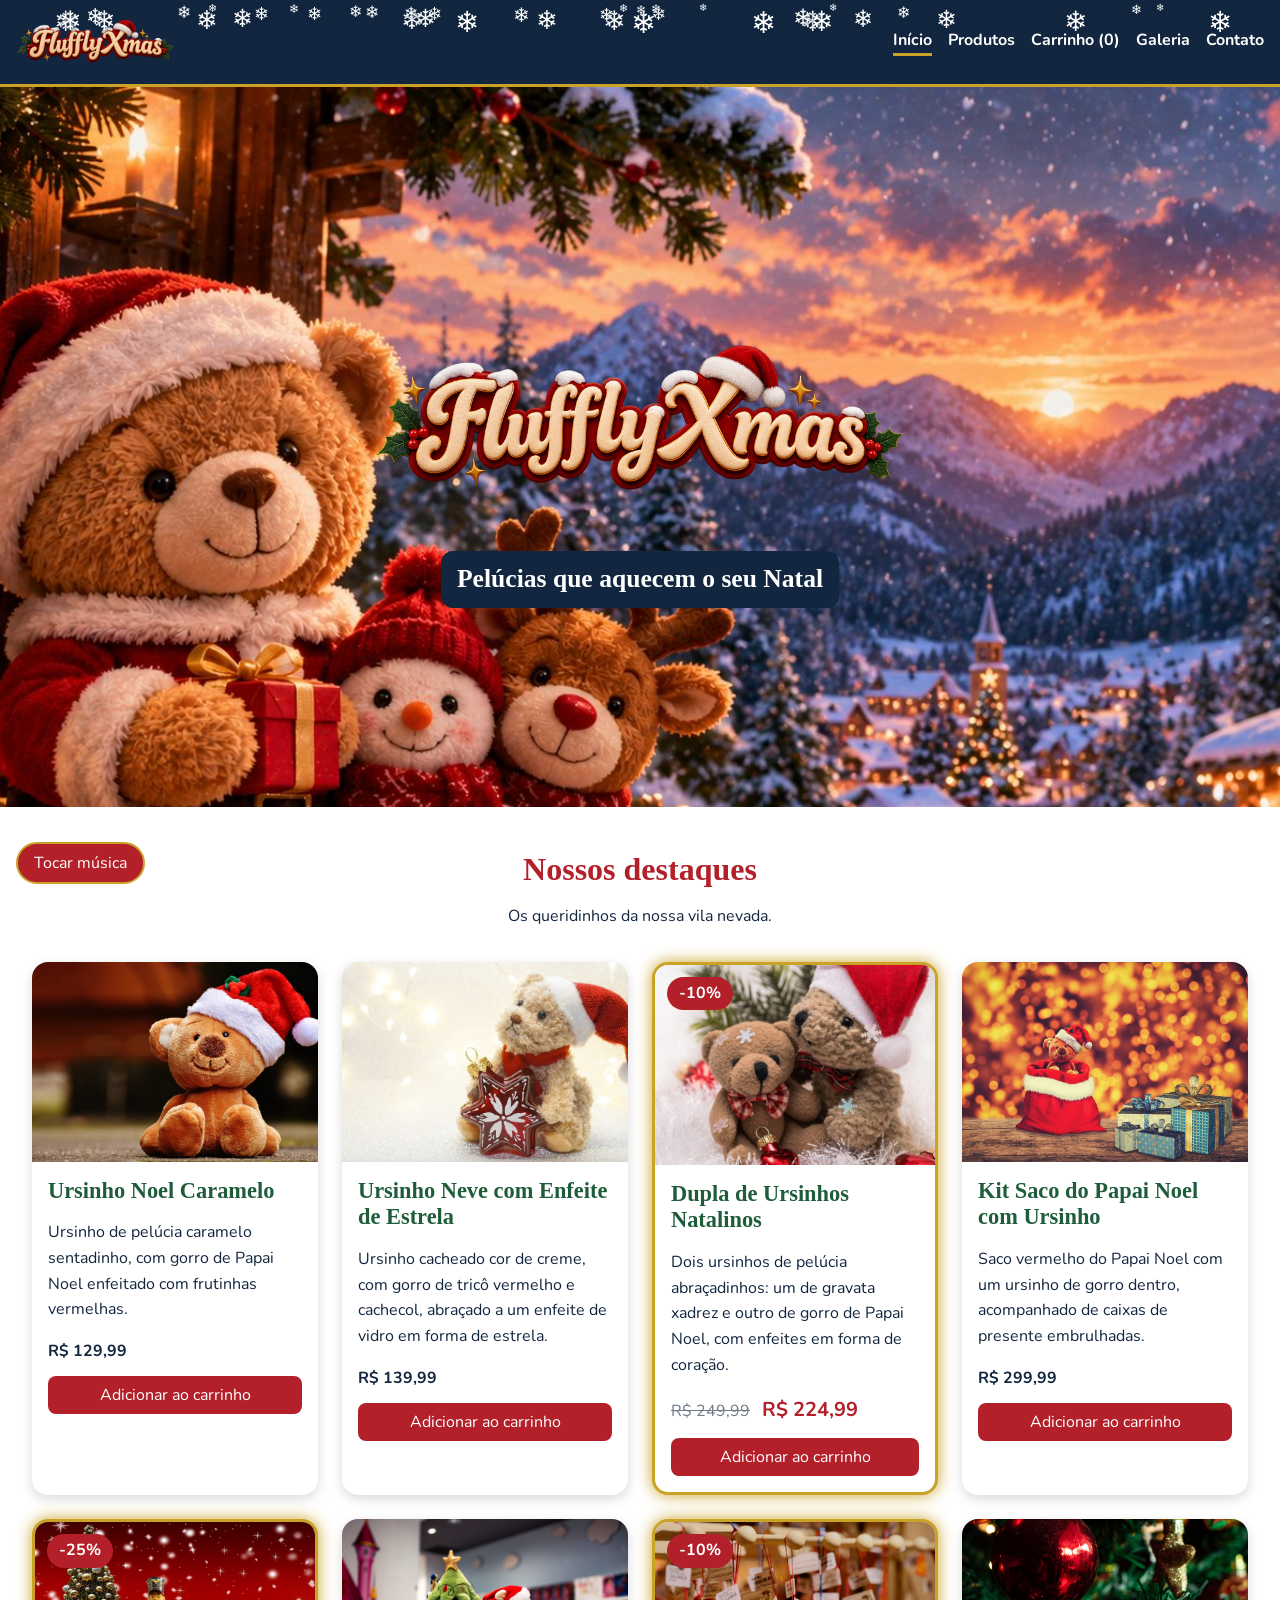
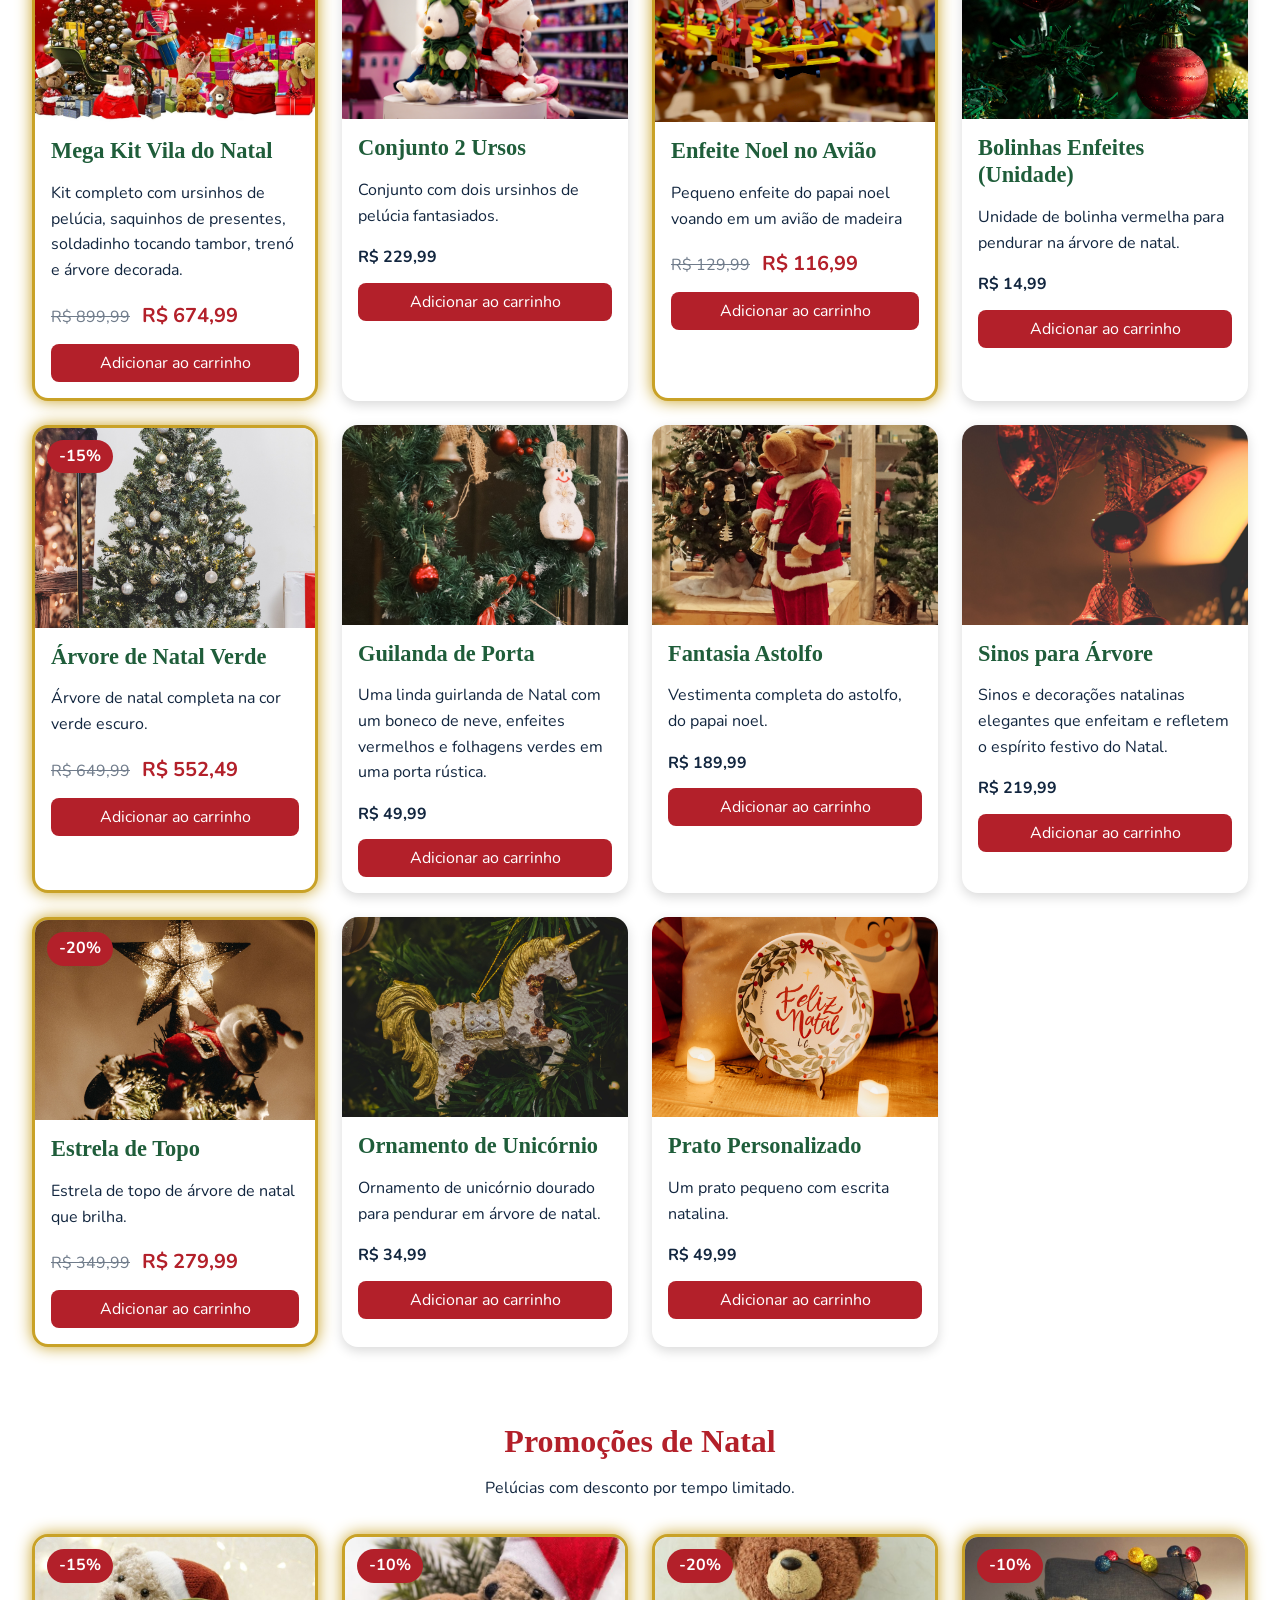
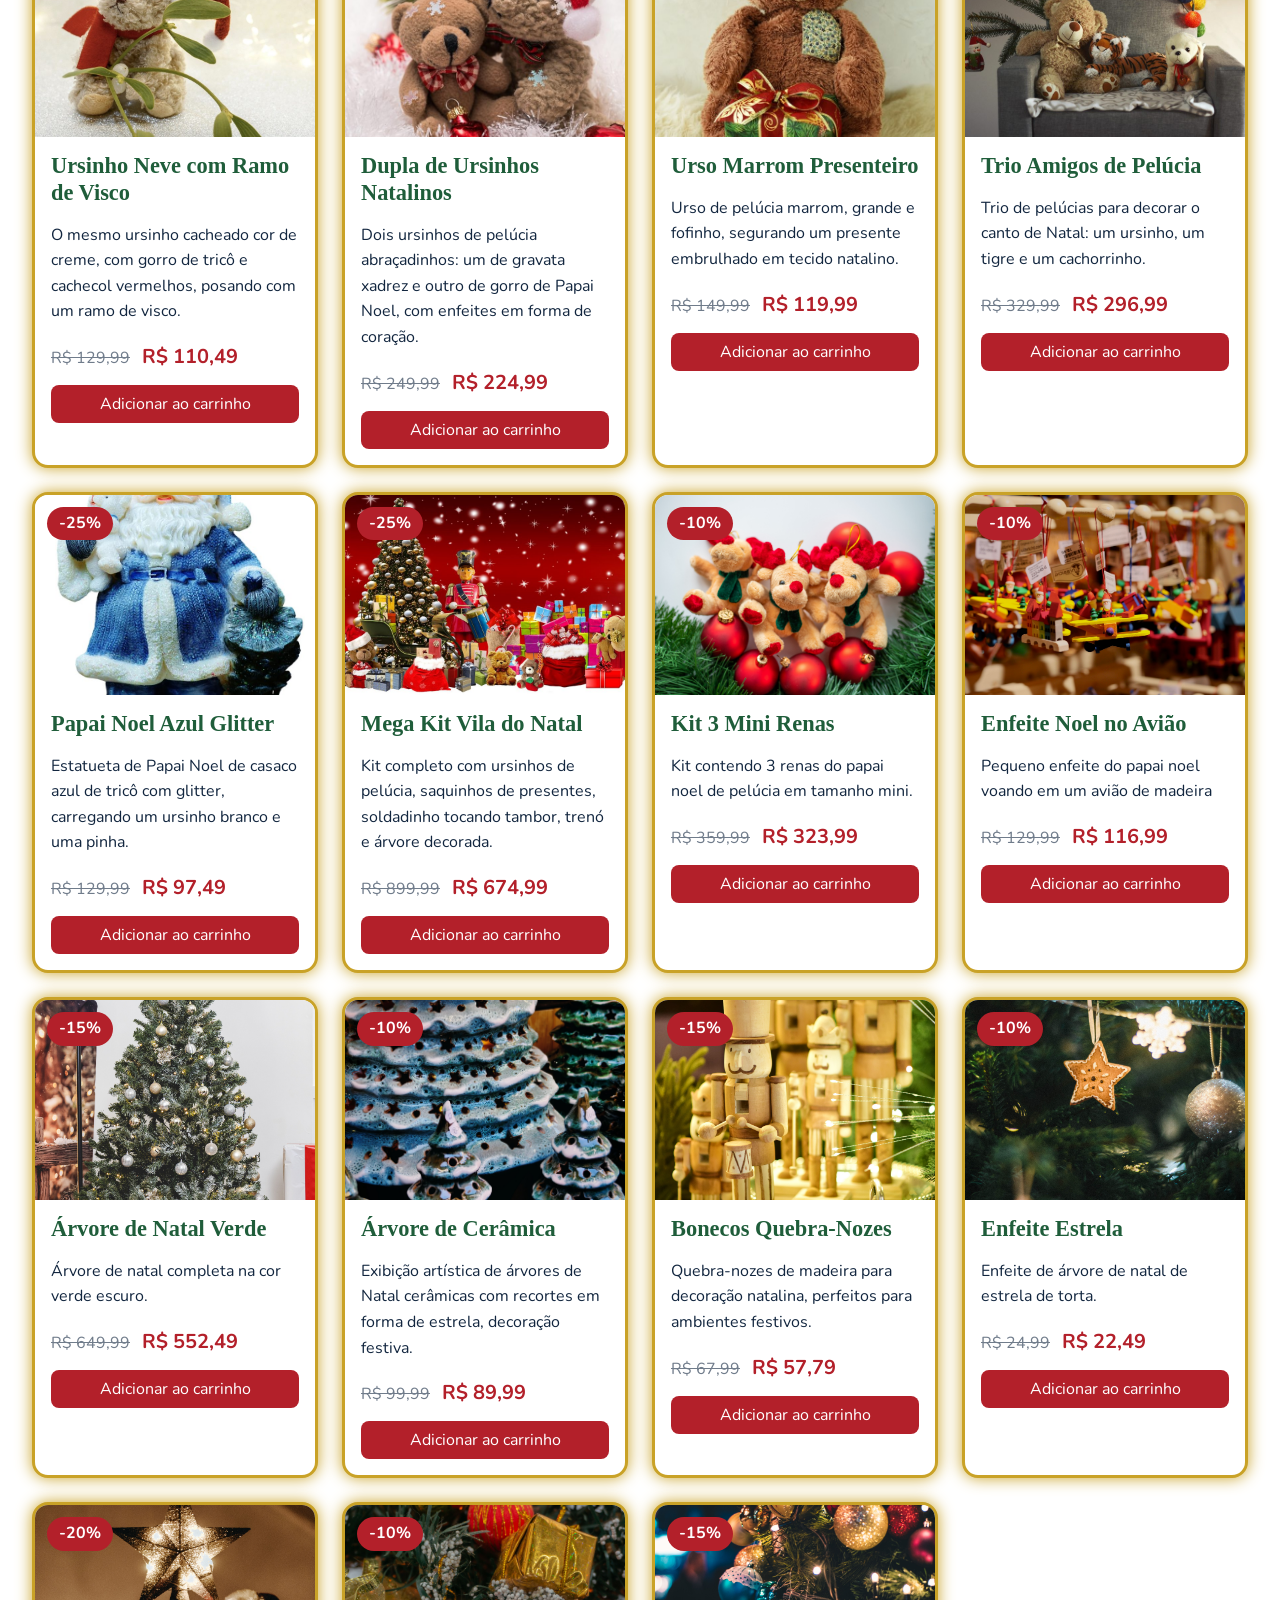
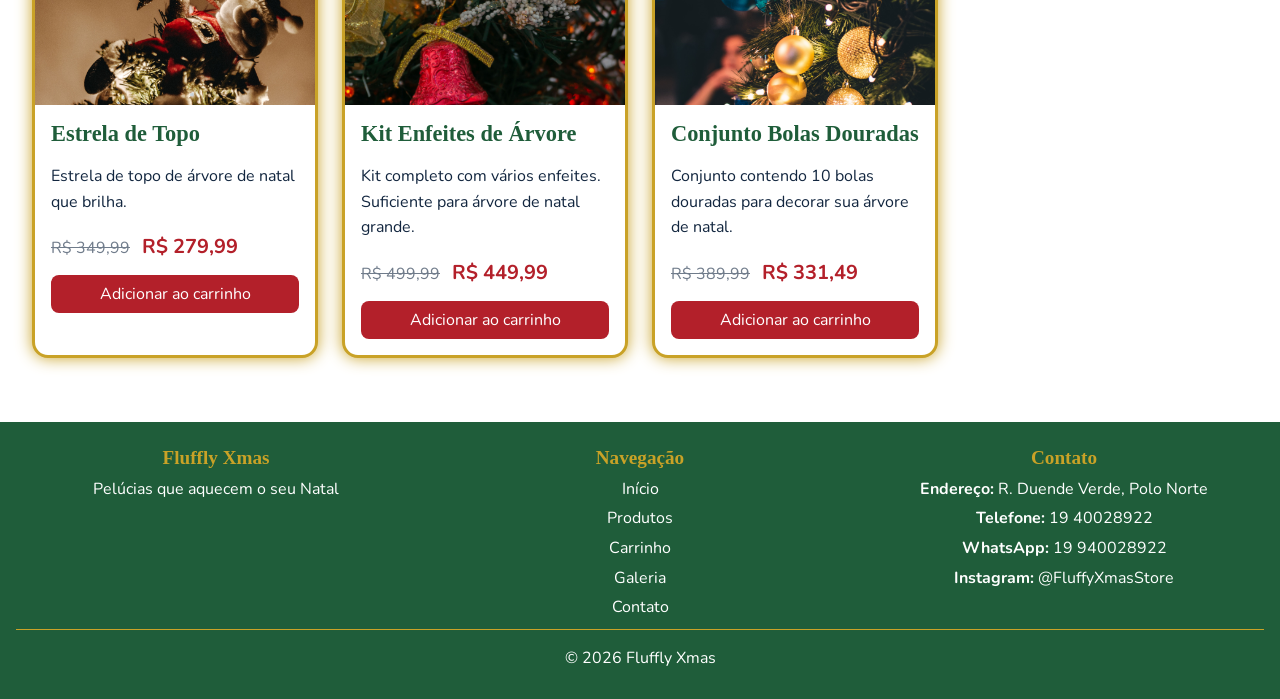
<file: index.html>
<!DOCTYPE html>
<html lang="pt-br">
<head>
    <meta charset="UTF-8">
    <meta name="viewport" content="width=device-width, initial-scale=1.0">
    <title>Fluffy Xmas | Início</title>
    <!-- Fontes do Google Fonts: Mountains of Christmas (títulos) e Nunito (textos) -->
    <link rel="preconnect" href="https://fonts.googleapis.com">
    <link rel="preconnect" href="https://fonts.gstatic.com" crossorigin>
    <link href="https://fonts.googleapis.com/css2?family=Mountains+of+Christmas:wght@400;700&family=Nunito:wght@400;700&display=swap" rel="stylesheet">
    <link rel="stylesheet" href="css/style.css">
    <script src="js/produtos.js" defer></script>
    <script src="js/script.js" defer></script>
</head>
<body>

    <header>
        <a href="index.html" class="logo-link">
            <img class="logo-header" src="img/logo.png" alt="Logotipo da Fluffly Xmas">
        </a>

        <nav>
            <a href="index.html" class="nav-ativo">Início</a>
            <a href="produtos.html">Produtos</a>
            <a href="carrinho.html">Carrinho (<span id="qtd-carrinho">0</span>)</a>
            <a href="galeria.html">Galeria</a>
            <a href="contato.html">Contato</a>
        </nav>
    </header>

    <main>
        <!-- Banner de abertura com efeito parallax (JavaScript: seção PARALLAX) -->
        <section class="banner">
            <img class="banner-fundo" data-velocidade="0.4"
                 src="img/banners/vila-nevada.jpg"
                 alt="Urso de pelúcia com gorro de Papai Noel, boneco de neve e rena de pelúcia, entre presentes, em uma vila nevada ao pôr do sol">

            <div class="banner-conteudo" data-velocidade="0.15">
                <h1>
                    <img class="banner-logo" src="img/logo.png" alt="Fluffly Xmas">
                </h1>
                <p class="banner-slogan">Pelúcias que aquecem o seu Natal</p>
            </div>
        </section>

        <!-- Produtos em destaque (JavaScript: seção PRODUTOS NA HOME) -->
        <section class="secao-home">
            <h2>Nossos destaques</h2>
            <p>Os queridinhos da nossa vila nevada.</p>
            <div id="lista-destaques" class="grade-produtos"></div>
        </section>

        <!-- Produtos em promoção (JavaScript: seção PRODUTOS NA HOME) -->
        <section class="secao-home">
            <h2>Promoções de Natal</h2>
            <p>Pelúcias com desconto por tempo limitado.</p>
            <div id="lista-promocoes" class="grade-produtos"></div>
        </section>
    </main>

    <footer class="rodape">
        <div class="rodape-blocos">
            <div class="rodape-bloco">
                <h2>Fluffly Xmas</h2>
                <p>Pelúcias que aquecem o seu Natal</p>
            </div>

            <nav class="rodape-bloco" aria-label="Menu do rodapé">
                <h2>Navegação</h2>
                <a href="index.html">Início</a>
                <a href="produtos.html">Produtos</a>
                <a href="carrinho.html">Carrinho</a>
                <a href="galeria.html">Galeria</a>
                <a href="contato.html">Contato</a>
            </nav>

            <div class="rodape-bloco">
                <h2>Contato</h2>
                <p><strong>Endereço:</strong> R. Duende Verde, Polo Norte</p>
                <p><strong>Telefone:</strong> 19 40028922</p>
                <p><strong>WhatsApp:</strong> 19 940028922</p>
                <p><strong>Instagram:</strong> @FluffyXmasStore</p>
            </div>
        </div>

        <p class="rodape-direitos">&copy; 2026 Fluffly Xmas</p>
    </footer>

</body>
</html>
</file>
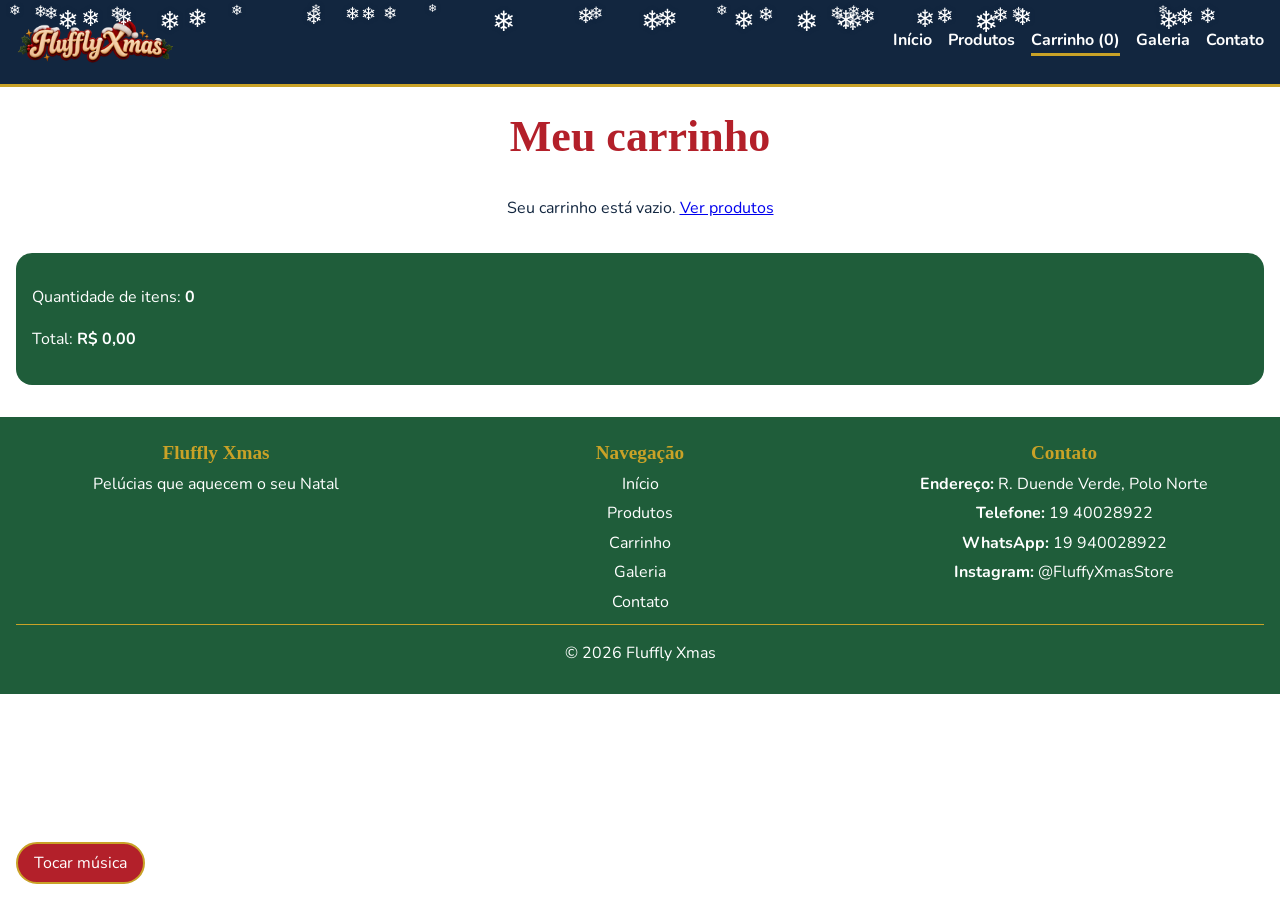
<file: carrinho.html>
<!DOCTYPE html>
<html lang="pt-br">
<head>
    <meta charset="UTF-8">
    <meta name="viewport" content="width=device-width, initial-scale=1.0">
    <title>Fluffy Xmas | Carrinho</title>
    <!-- Fontes do Google Fonts: Mountains of Christmas (títulos) e Nunito (textos) -->
    <link rel="preconnect" href="https://fonts.googleapis.com">
    <link rel="preconnect" href="https://fonts.gstatic.com" crossorigin>
    <link href="https://fonts.googleapis.com/css2?family=Mountains+of+Christmas:wght@400;700&family=Nunito:wght@400;700&display=swap" rel="stylesheet">
    <link rel="stylesheet" href="css/style.css">
</head>
<body>

    <header>
        <a href="index.html" class="logo-link">
            <img class="logo-header" src="img/logo.png" alt="Logotipo da Fluffly Xmas">
        </a>

        <nav>
            <a href="index.html">Início</a>
            <a href="produtos.html">Produtos</a>
            <a href="carrinho.html" class="nav-ativo">Carrinho (<span id="qtd-carrinho">0</span>)</a>
            <a href="galeria.html">Galeria</a>
            <a href="contato.html">Contato</a>
        </nav>
    </header>

    <main>
        <h1>Meu carrinho</h1>

        <!-- Os itens são criados pelo JavaScript (js/script.js, seção CARRINHO) -->
        <section id="lista-carrinho"></section>

        <!-- Resumo da compra -->
        <aside class="resumo-carrinho">
            <p>Quantidade de itens: <strong id="itens-carrinho">0</strong></p>
            <p>Total: <strong id="total-carrinho">R$ 0,00</strong></p>
        </aside>
    </main>

    <footer class="rodape">
        <div class="rodape-blocos">
            <div class="rodape-bloco">
                <h2>Fluffly Xmas</h2>
                <p>Pelúcias que aquecem o seu Natal</p>
            </div>

            <nav class="rodape-bloco" aria-label="Menu do rodapé">
                <h2>Navegação</h2>
                <a href="index.html">Início</a>
                <a href="produtos.html">Produtos</a>
                <a href="carrinho.html">Carrinho</a>
                <a href="galeria.html">Galeria</a>
                <a href="contato.html">Contato</a>
            </nav>

            <div class="rodape-bloco">
                <h2>Contato</h2>
                <p><strong>Endereço:</strong> R. Duende Verde, Polo Norte</p>
                <p><strong>Telefone:</strong> 19 40028922</p>
                <p><strong>WhatsApp:</strong> 19 940028922</p>
                <p><strong>Instagram:</strong> @FluffyXmasStore</p>
            </div>
        </div>

        <p class="rodape-direitos">&copy; 2026 Fluffly Xmas</p>
    </footer>

    <!-- A ordem importa: produtos.js (os dados) vem antes de script.js -->
    <script src="js/produtos.js"></script>
    <script src="js/script.js"></script>

</body>
</html>
</file>
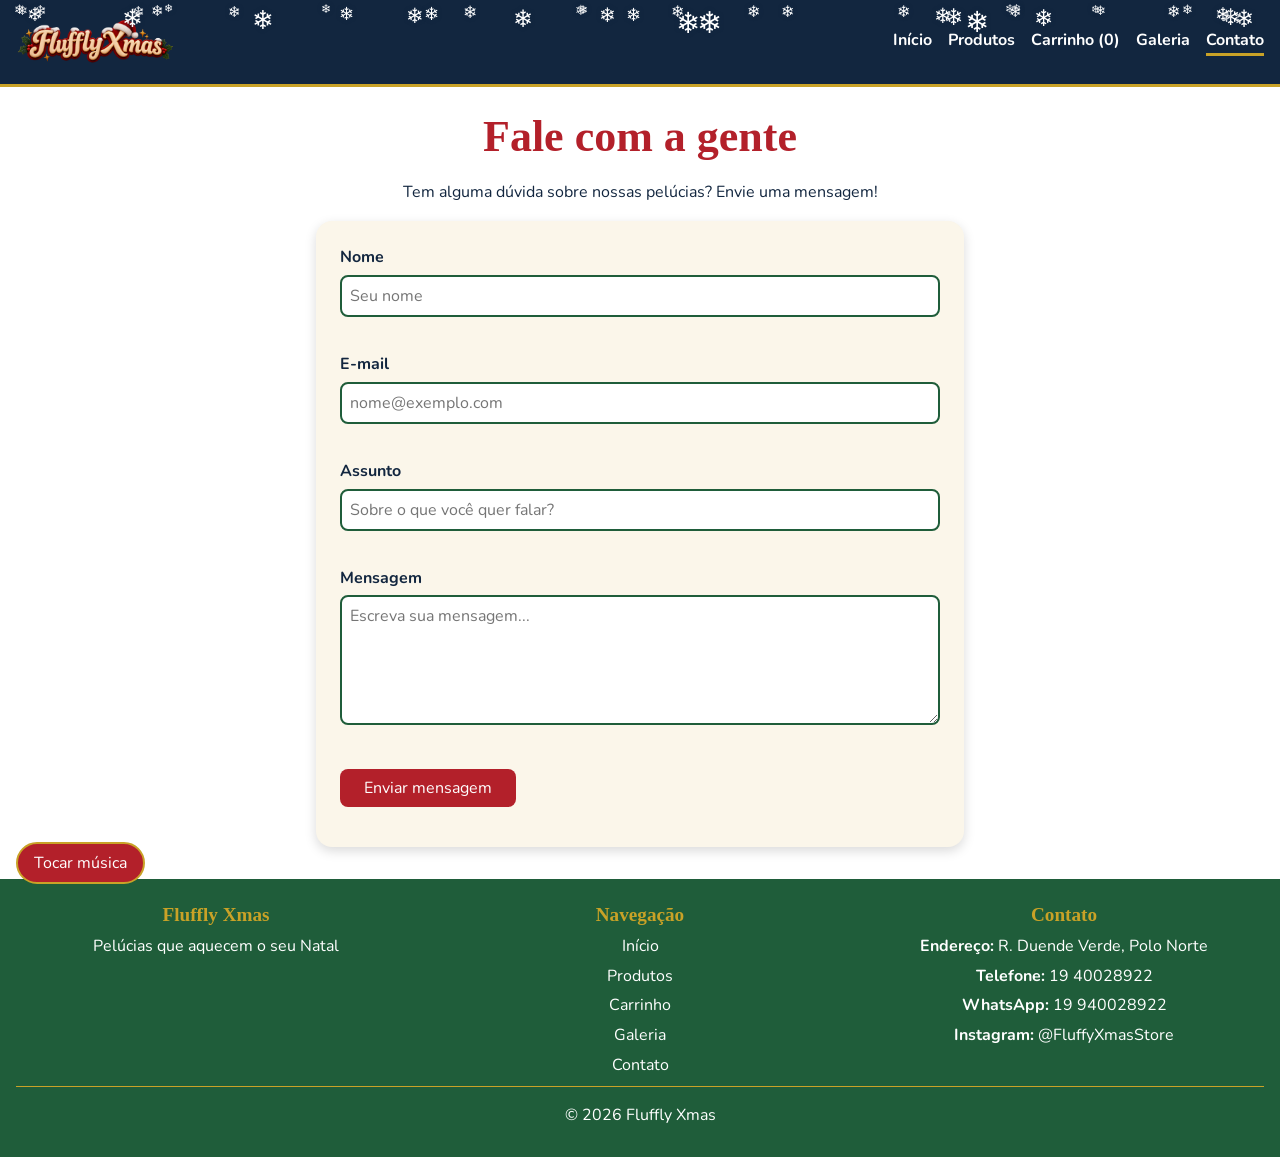
<file: contato.html>
<!DOCTYPE html>
<html lang="pt-br">
<head>
    <meta charset="UTF-8">
    <meta name="viewport" content="width=device-width, initial-scale=1.0">
    <title>Fluffy Xmas | Contato</title>
    <!-- Fontes do Google Fonts: Mountains of Christmas (títulos) e Nunito (textos) -->
    <link rel="preconnect" href="https://fonts.googleapis.com">
    <link rel="preconnect" href="https://fonts.gstatic.com" crossorigin>
    <link href="https://fonts.googleapis.com/css2?family=Mountains+of+Christmas:wght@400;700&family=Nunito:wght@400;700&display=swap" rel="stylesheet">
    <link rel="stylesheet" href="css/style.css">
</head>
<body>

    <header>
        <a href="index.html" class="logo-link">
            <img class="logo-header" src="img/logo.png" alt="Logotipo da Fluffly Xmas">
        </a>

        <nav>
            <a href="index.html">Início</a>
            <a href="produtos.html">Produtos</a>
            <a href="carrinho.html">Carrinho (<span id="qtd-carrinho">0</span>)</a>
            <a href="galeria.html">Galeria</a>
            <a href="contato.html" class="nav-ativo">Contato</a>
        </nav>
    </header>

    <main>
        <h1>Fale com a gente</h1>
        <p class="intro-contato">Tem alguma dúvida sobre nossas pelúcias? Envie uma mensagem!</p>

        <!-- Formulário validado pelo JavaScript (seção VALIDAÇÃO DO FORMULÁRIO).
             O "novalidate" desliga a validação automática do navegador,
             para aparecerem as mensagens de erro feitas por nós. -->
        <section>
            <form id="form-contato" class="formulario-contato" novalidate>
                <div class="campo">
                    <label for="nome">Nome</label>
                    <input type="text" id="nome" placeholder="Seu nome">
                    <span class="erro" id="erro-nome"></span>
                </div>

                <div class="campo">
                    <label for="email">E-mail</label>
                    <input type="email" id="email" placeholder="nome@exemplo.com">
                    <span class="erro" id="erro-email"></span>
                </div>

                <div class="campo">
                    <label for="assunto">Assunto</label>
                    <input type="text" id="assunto" placeholder="Sobre o que você quer falar?">
                    <span class="erro" id="erro-assunto"></span>
                </div>

                <div class="campo">
                    <label for="texto-mensagem">Mensagem</label>
                    <textarea id="texto-mensagem" rows="5" placeholder="Escreva sua mensagem..."></textarea>
                    <span class="erro" id="erro-mensagem"></span>
                </div>

                <button type="submit" class="btn-enviar">Enviar mensagem</button>
                <p id="mensagem-form"></p>
            </form>
        </section>
    </main>

    <footer class="rodape">
        <div class="rodape-blocos">
            <div class="rodape-bloco">
                <h2>Fluffly Xmas</h2>
                <p>Pelúcias que aquecem o seu Natal</p>
            </div>

            <nav class="rodape-bloco" aria-label="Menu do rodapé">
                <h2>Navegação</h2>
                <a href="index.html">Início</a>
                <a href="produtos.html">Produtos</a>
                <a href="carrinho.html">Carrinho</a>
                <a href="galeria.html">Galeria</a>
                <a href="contato.html">Contato</a>
            </nav>

            <div class="rodape-bloco">
                <h2>Contato</h2>
                <p><strong>Endereço:</strong> R. Duende Verde, Polo Norte</p>
                <p><strong>Telefone:</strong> 19 40028922</p>
                <p><strong>WhatsApp:</strong> 19 940028922</p>
                <p><strong>Instagram:</strong> @FluffyXmasStore</p>
            </div>
        </div>

        <p class="rodape-direitos">&copy; 2026 Fluffly Xmas</p>
    </footer>

    <script src="js/script.js"></script>

</body>
</html>
</file>
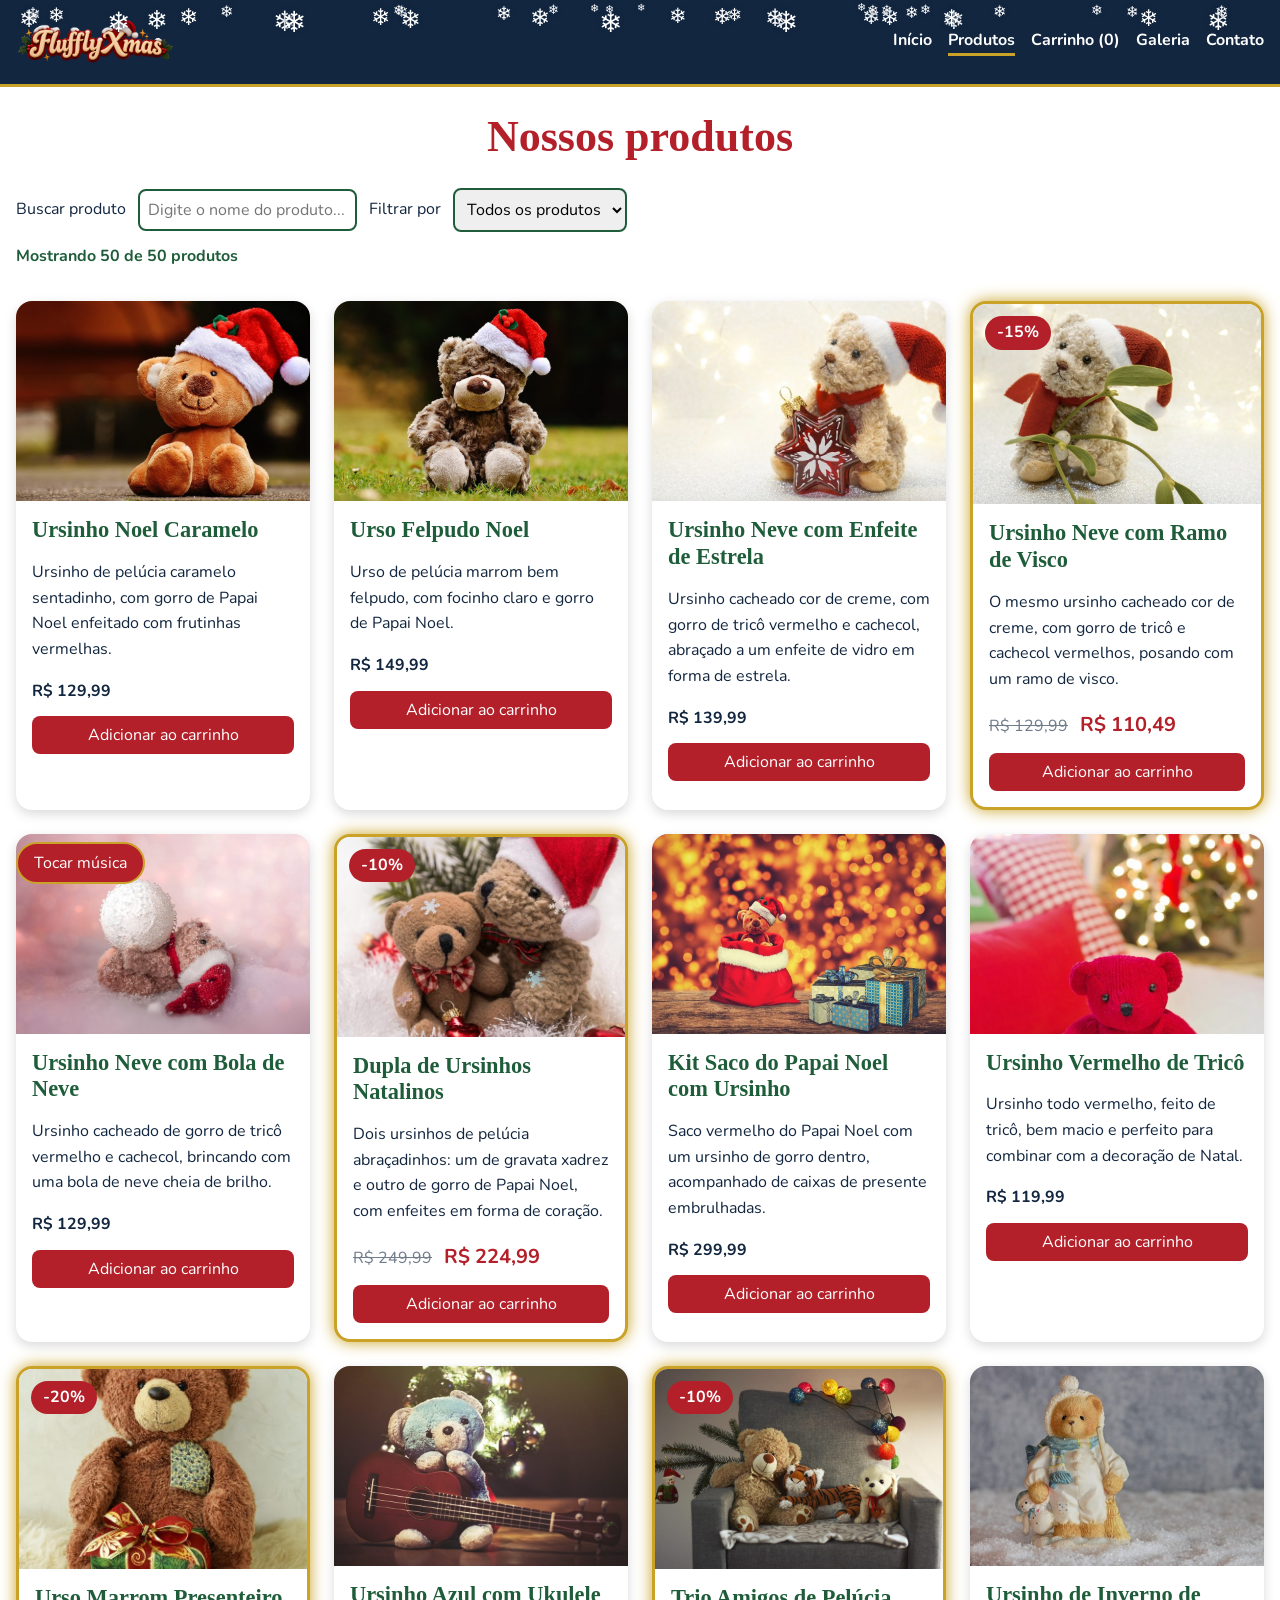
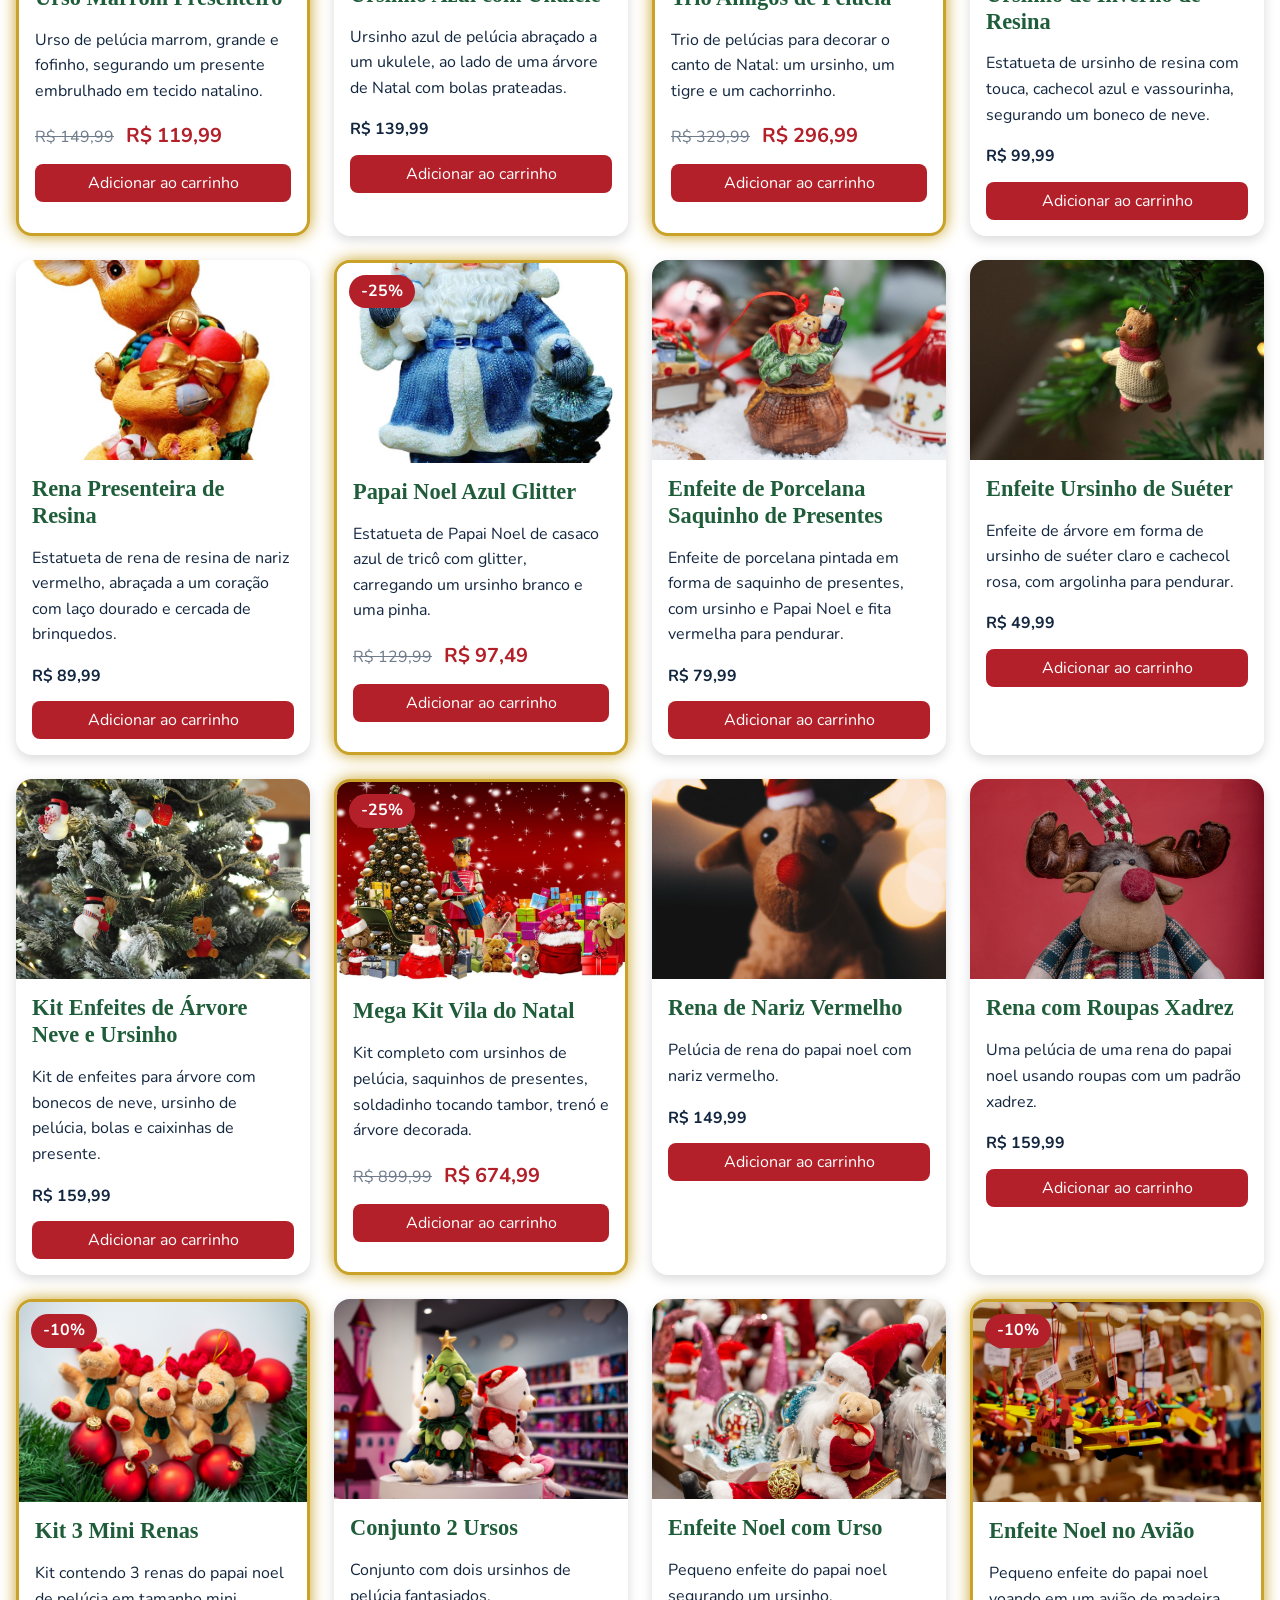
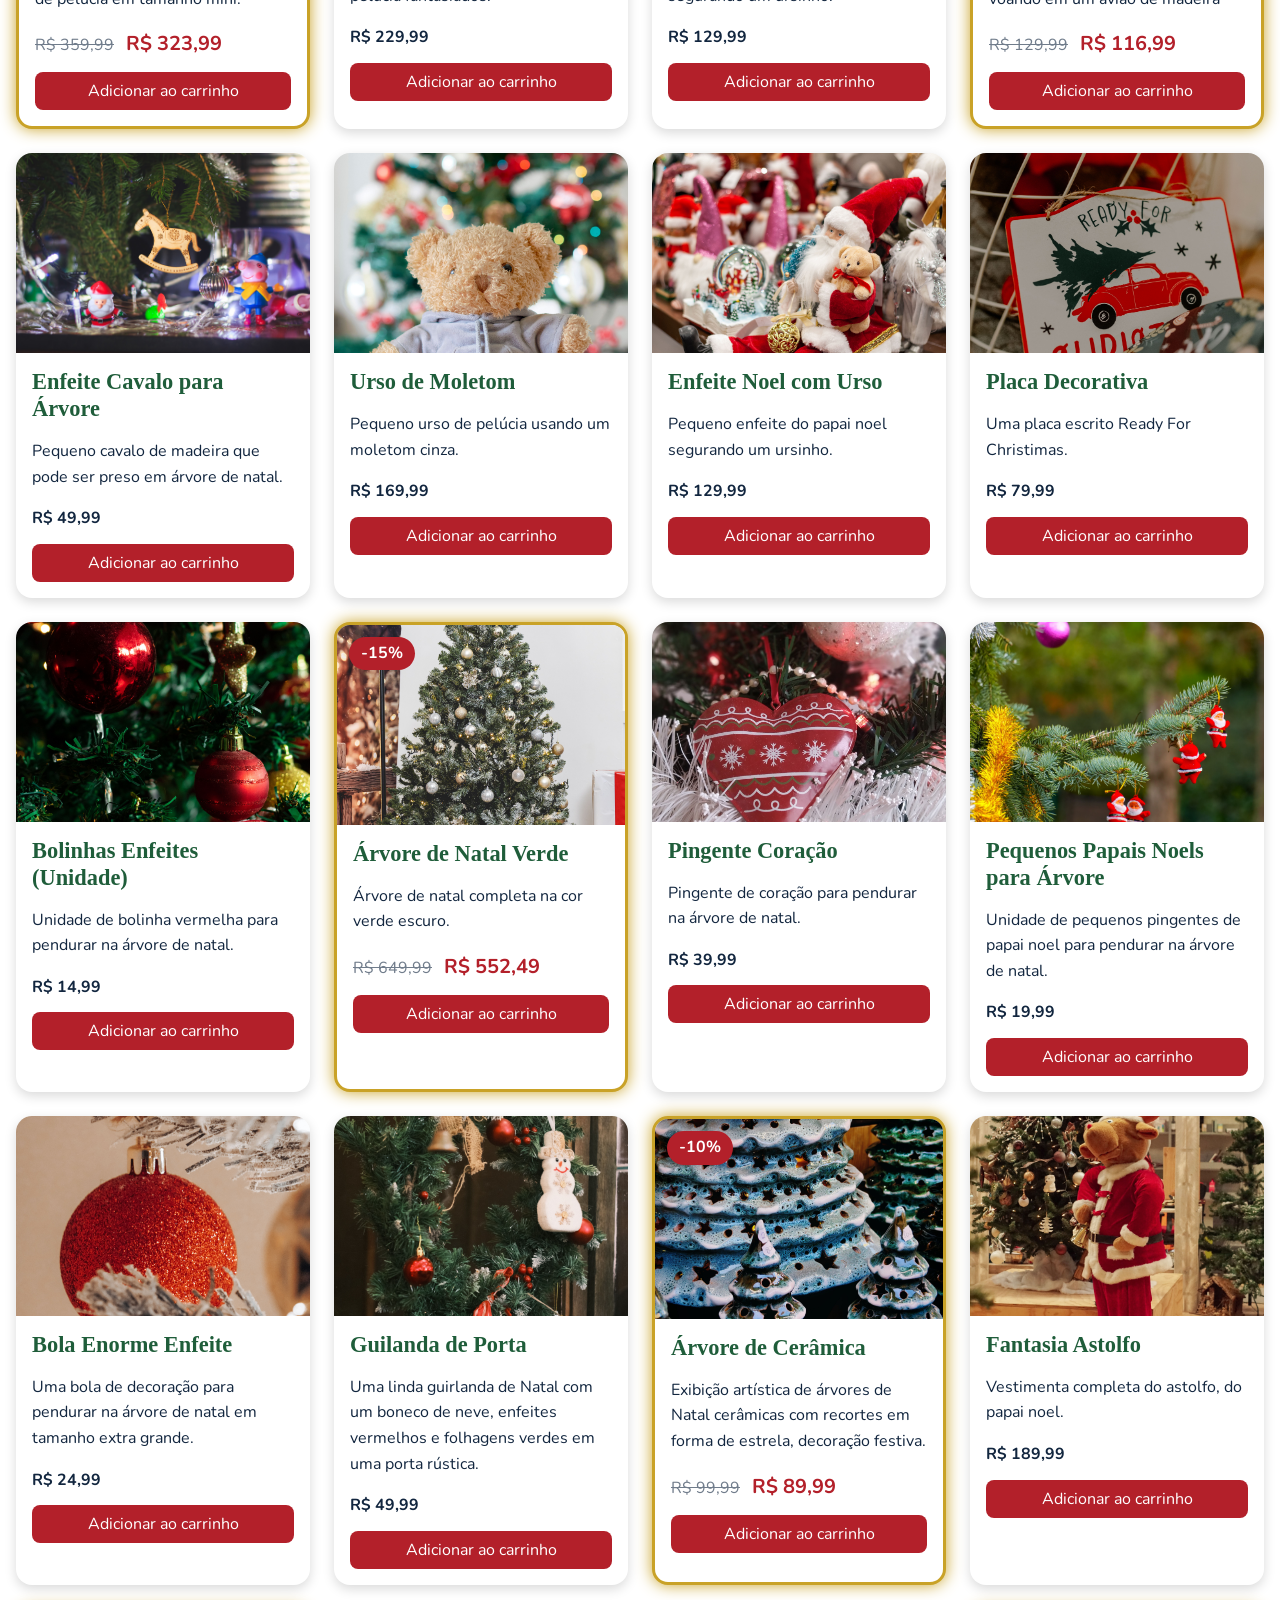
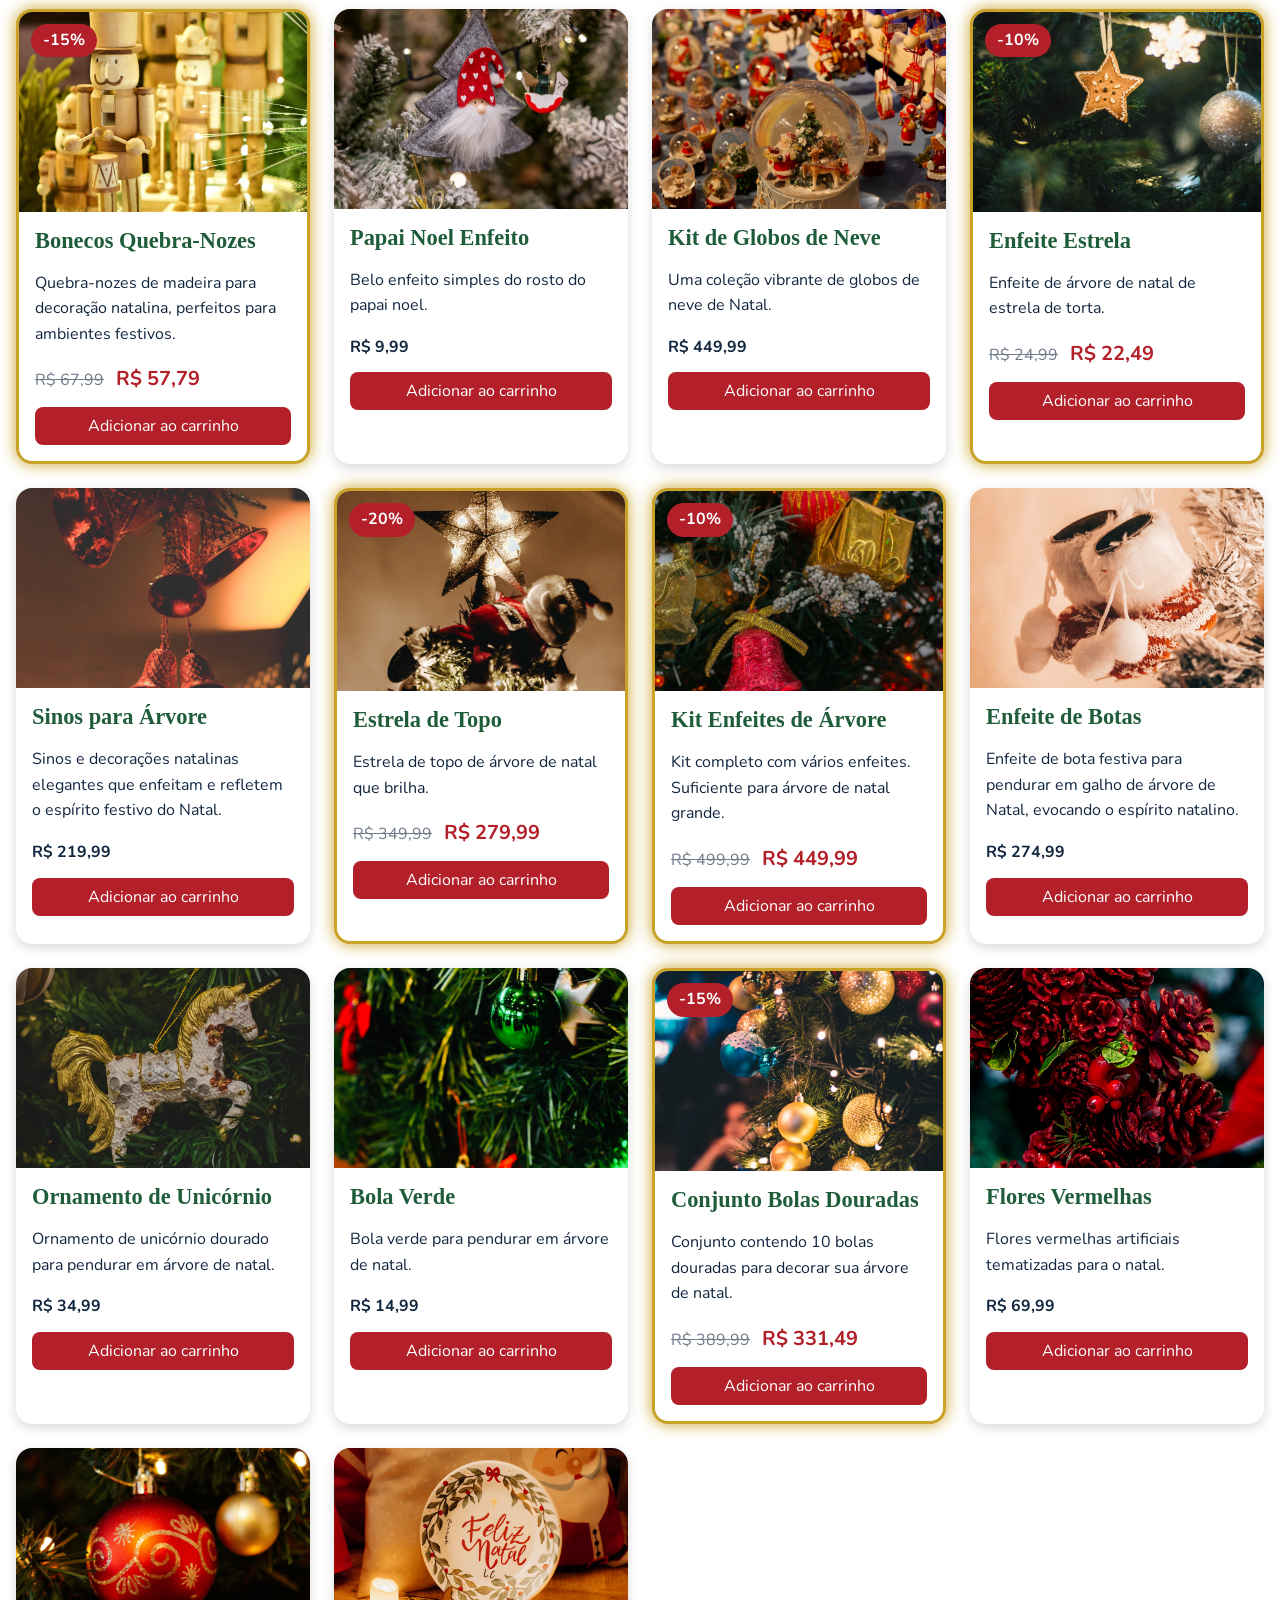
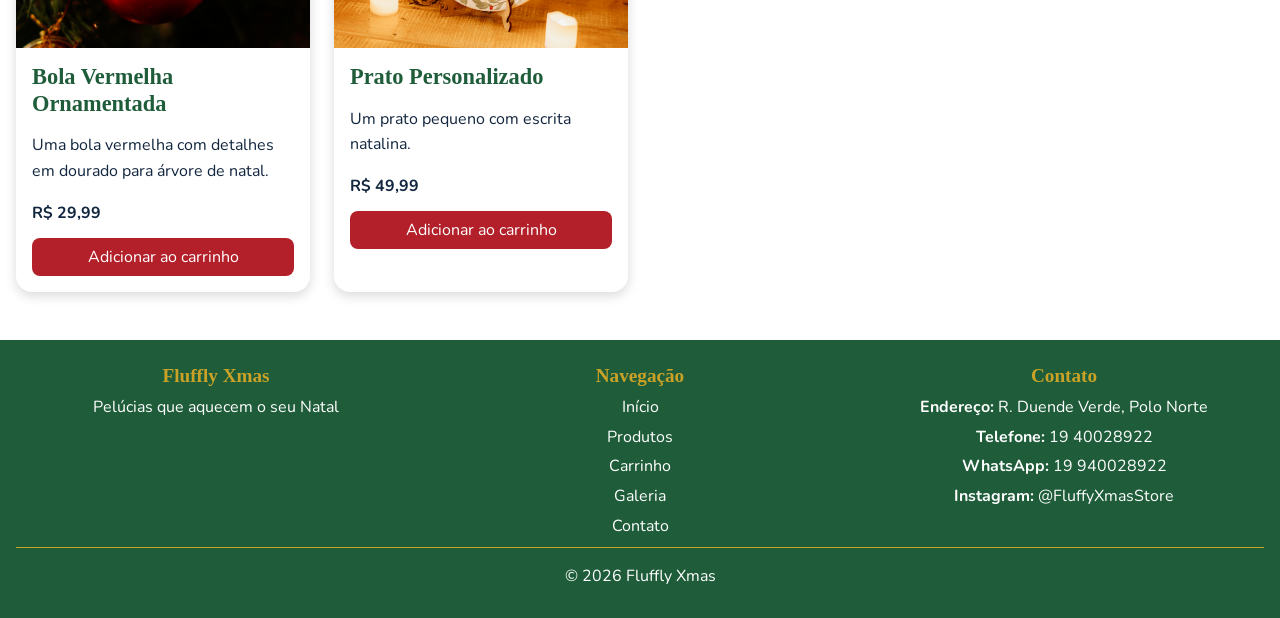
<file: produtos.html>
<!DOCTYPE html>
<html lang="pt-br">
<head>
    <meta charset="UTF-8">
    <meta name="viewport" content="width=device-width, initial-scale=1.0">
    <title>Fluffy Xmas | Produtos</title>
    <!-- Fontes do Google Fonts: Mountains of Christmas (títulos) e Nunito (textos) -->
    <link rel="preconnect" href="https://fonts.googleapis.com">
    <link rel="preconnect" href="https://fonts.gstatic.com" crossorigin>
    <link href="https://fonts.googleapis.com/css2?family=Mountains+of+Christmas:wght@400;700&family=Nunito:wght@400;700&display=swap" rel="stylesheet">
    <link rel="stylesheet" href="css/style.css">
</head>
<body>

    <header>
        <a href="index.html" class="logo-link">
            <img class="logo-header" src="img/logo.png" alt="Logotipo da Fluffly Xmas">
        </a>

        <nav>
            <a href="index.html">Início</a>
            <a href="produtos.html" class="nav-ativo">Produtos</a>
            <a href="carrinho.html">Carrinho (<span id="qtd-carrinho">0</span>)</a>
            <a href="galeria.html">Galeria</a>
            <a href="contato.html">Contato</a>
        </nav>
    </header>

    <main>
        <h1>Nossos produtos</h1>

        <!-- Busca e filtro (JavaScript: seção FILTRO E BUSCA).
             A barra de valor só aparece quando "Valor" é escolhido. -->
        <section class="filtros">
            <label for="busca">Buscar produto</label>
            <input type="text" id="busca" placeholder="Digite o nome do produto...">

            <label for="categoria">Filtrar por</label>
            <select id="categoria">
                <option value="todas">Todos os produtos</option>
                <option value="destaques">Destaques</option>
                <option value="promocao">Promoção</option>
                <option value="animais">Animais</option>
                <option value="valor">Valor (até X)</option>
            </select>

            <!-- Barra de valor: o JavaScript define o menor e o maior preço dos produtos -->
            <div id="filtro-valor" class="filtro-valor" hidden>
                <label for="valor-maximo">Valor até: <strong id="valor-selecionado"></strong></label>
                <input type="range" id="valor-maximo" step="1">
                <div class="limites-valor">
                    <span id="valor-minimo"></span>
                    <span id="valor-maior"></span>
                </div>
            </div>

            <p id="contador"></p>
        </section>

        <!-- Os cards são criados pelo JavaScript (js/script.js, seção CARDS DE PRODUTOS) -->
        <section id="lista-produtos" class="grade-produtos"></section>
    </main>

    <footer class="rodape">
        <div class="rodape-blocos">
            <div class="rodape-bloco">
                <h2>Fluffly Xmas</h2>
                <p>Pelúcias que aquecem o seu Natal</p>
            </div>

            <nav class="rodape-bloco" aria-label="Menu do rodapé">
                <h2>Navegação</h2>
                <a href="index.html">Início</a>
                <a href="produtos.html">Produtos</a>
                <a href="carrinho.html">Carrinho</a>
                <a href="galeria.html">Galeria</a>
                <a href="contato.html">Contato</a>
            </nav>

            <div class="rodape-bloco">
                <h2>Contato</h2>
                <p><strong>Endereço:</strong> R. Duende Verde, Polo Norte</p>
                <p><strong>Telefone:</strong> 19 40028922</p>
                <p><strong>WhatsApp:</strong> 19 940028922</p>
                <p><strong>Instagram:</strong> @FluffyXmasStore</p>
            </div>
        </div>

        <p class="rodape-direitos">&copy; 2026 Fluffly Xmas</p>
    </footer>

    <!-- A ordem importa: produtos.js (os dados) vem antes de script.js -->
    <script src="js/produtos.js"></script>
    <script src="js/script.js"></script>

</body>
</html>
</file>
<file: css/style.css>
/* ========================================
   VARIÁVEIS (cores da identidade natalina)
   ======================================== */
:root {
    --vermelho: #B3202A;
    --verde: #1F5D3A;
    --dourado: #C9A227;
    --neve: #FFFFFF;
    --creme: #FBF6EA;
    --noite: #12263F;

    /* Fontes (importadas do Google Fonts em cada página) */
    --fonte-titulo: "Mountains of Christmas", Georgia, serif;
    --fonte-texto: "Nunito", Arial, sans-serif;
}

/* ========================================
   BASE
   ======================================== */
/* O navegador coloca uma margem de 8px ao redor da página.
   Zerando, o cabeçalho, o banner e o rodapé vão de uma ponta à outra da tela.
   Aqui também ficam a fonte e a cor do texto de todo o site. */
body {
    margin: 0;
    font-family: var(--fonte-texto);
    font-size: 1rem;
    line-height: 1.6;
    color: var(--noite);
}

/* Botões e campos de formulário não herdam a fonte sozinhos */
button,
input,
select,
textarea {
    font-family: inherit;
}

/* Títulos usam a fonte natalina */
h1,
h2,
h3 {
    font-family: var(--fonte-titulo);
    line-height: 1.2;
}

h1 {
    margin: 1.5rem 1rem 0.5rem;
    font-size: 2.75rem;
    text-align: center;
    color: var(--vermelho);
}

h2 {
    font-size: 2rem;
}

h3 {
    font-size: 1.4rem;
}

/* ========================================
   CABEÇALHO (logo e menu)
   ======================================== */
header {
    display: flex;
    flex-wrap: wrap;
    align-items: center;
    justify-content: space-between;
    gap: 1rem;
    padding: 0.75rem 1rem;
    background-color: var(--noite);
    border-bottom: 3px solid var(--dourado);
}

.logo-header {
    display: block;
    height: 60px;
    width: auto;
}

header nav {
    display: flex;
    flex-wrap: wrap;
    gap: 1rem;
}

header nav a {
    font-weight: bold;
    color: var(--neve);
    text-decoration: none;
    transition: color 0.3s;
}

header nav a:hover,
header nav a:focus {
    color: var(--dourado);
}

/* Página ativa: sublinhado dourado (pseudo-elemento) */
.nav-ativo::after {
    content: "";
    display: block;
    height: 3px;
    background-color: var(--dourado);
}

/* ========================================
   BANNER DA HOME (parallax)
   ======================================== */
/* A "moldura" do banner: corta o que sair para fora dela */
.banner {
    position: relative;
    height: 80vh;
    overflow: hidden;
    background-color: var(--noite);
}

/* Camada de fundo: mais alta que o banner para sobrar imagem
   quando ela se mover durante a rolagem */
.banner-fundo {
    position: absolute;
    top: 0;
    left: 0;
    width: 100%;
    height: 140%;
    object-fit: cover;
}

/* Camada da frente: logo e slogan centralizados */
.banner-conteudo {
    position: relative;
    height: 100%;
    display: flex;
    flex-direction: column;
    align-items: center;
    justify-content: center;
    padding: 1rem;
    text-align: center;
}

.banner-conteudo h1 {
    margin: 0;
}

.banner-logo {
    width: 90%;
    max-width: 600px;
    height: auto;
}

.banner-slogan {
    margin: 1rem 0 0;
    padding: 0.5rem 1rem;
    border-radius: 12px;
    font-family: var(--fonte-titulo);
    font-size: 1.6rem;
    font-weight: 700;
    color: var(--neve);
    background-color: var(--noite);
}

/* ========================================
   PRODUTOS (grade de cards)
   ======================================== */
/* Grid: cria quantas colunas couberem, cada uma com no mínimo 240px */
.grade-produtos {
    display: grid;
    grid-template-columns: repeat(auto-fill, minmax(240px, 1fr));
    gap: 1.5rem;
    padding: 1rem;
}

.card {
    position: relative; /* permite posicionar o selo de promoção dentro do card */
    background-color: var(--neve);
    border-radius: 16px;
    overflow: hidden;
    box-shadow: 0 4px 12px rgba(0, 0, 0, 0.15);
}

.card img {
    display: block;
    width: 100%;
    height: 200px;
    object-fit: cover;
}

.card-info {
    padding: 1rem;
}

.card-info h3 {
    margin: 0 0 0.5rem;
    color: var(--verde);
}

/* ========================================
   FILTRO E BUSCA
   ======================================== */
.filtros {
    display: flex;
    flex-wrap: wrap;
    align-items: center;
    gap: 0.75rem;
    padding: 1rem;
}

.filtros input,
.filtros select {
    padding: 0.5rem;
    border: 2px solid var(--verde);
    border-radius: 8px;
    font-size: 1rem;
}

.filtros input:focus,
.filtros select:focus {
    outline: none;
    border-color: var(--dourado);
}

#contador {
    width: 100%;
    margin: 0;
    color: var(--verde);
    font-weight: bold;
}

/* Mensagem quando nenhum produto combina com o filtro */
.sem-resultado {
    grid-column: 1 / -1; /* ocupa a linha inteira do grid */
    text-align: center;
    color: var(--vermelho);
    font-weight: bold;
}

/* ========================================
   BOTÕES E CARRINHO
   ======================================== */
.btn-comprar,
.item-quantidade button,
.item-carrinho > button {
    padding: 0.5rem 1rem;
    border: none;
    border-radius: 8px;
    font-size: 1rem;
    color: var(--neve);
    background-color: var(--vermelho);
    cursor: pointer;
    transition: transform 0.2s, background-color 0.2s;
}

.btn-comprar:hover,
.item-quantidade button:hover,
.item-carrinho > button:hover {
    background-color: var(--verde);
    transform: scale(1.05);
}

.btn-comprar {
    display: block;
    width: 100%;
    margin-top: 0.75rem;
}

/* Cada linha do carrinho */
.item-carrinho {
    display: flex;
    flex-wrap: wrap;
    align-items: center;
    gap: 1rem;
    margin: 1rem;
    padding: 1rem;
    border-radius: 16px;
    background-color: var(--neve);
    box-shadow: 0 4px 12px rgba(0, 0, 0, 0.15);
}

.item-carrinho img {
    width: 80px;
    height: 80px;
    border-radius: 8px;
    object-fit: cover;
}

.item-info {
    flex: 1;
    min-width: 150px;
}

.item-info h3,
.item-info p {
    margin: 0;
}

.item-quantidade {
    display: flex;
    align-items: center;
    gap: 0.5rem;
}

.carrinho-vazio {
    padding: 1rem;
    text-align: center;
}

.resumo-carrinho {
    margin: 1rem;
    padding: 1rem;
    border-radius: 16px;
    color: var(--neve);
    background-color: var(--verde);
}

/* ========================================
   PROMOÇÕES
   ======================================== */
/* Card em promoção: borda e brilho dourados */
.card-promocao {
    border: 3px solid var(--dourado);
    box-shadow: 0 0 16px var(--dourado);
}

/* Selo "-20%" no canto da imagem, pulsando */
.selo-promocao {
    position: absolute;
    top: 0.75rem;
    left: 0.75rem;
    z-index: 1;
    padding: 0.25rem 0.75rem;
    border-radius: 999px;
    font-weight: bold;
    color: var(--neve);
    background-color: var(--vermelho);
    animation: pulsar 1.5s ease-in-out infinite;
}

@keyframes pulsar {
    0%, 100% { transform: scale(1); }
    50% { transform: scale(1.15); }
}

.preco-antigo {
    margin-right: 0.5rem;
    opacity: 0.6;
}

.preco-promocional {
    font-size: 1.25rem;
    color: var(--vermelho);
}

/* ========================================
   LISTAS DA HOME
   ======================================== */
.secao-home {
    padding: 1rem;
}

.secao-home h2 {
    margin-bottom: 0;
    text-align: center;
    color: var(--vermelho);
}

.secao-home > p {
    text-align: center;
}

/* ========================================
   BARRA DE VALOR (filtro)
   ======================================== */
.filtro-valor {
    width: 100%;
}

.filtros .filtro-valor input {
    width: 100%;
    padding: 0;
    border: none;
    accent-color: var(--vermelho);
}

.limites-valor {
    display: flex;
    justify-content: space-between;
}

/* ========================================
   NEVE E MÚSICA
   ======================================== */
/* Cada .floco cai de cima para baixo, em loop */
@keyframes cair {
    from { transform: translateY(-10vh); }
    to { transform: translateY(110vh); }
}

.floco {
    position: fixed;
    top: 0;
    z-index: 1000;
    color: var(--neve);
    text-shadow: 0 0 4px var(--noite); /* contorno para aparecer também em fundo claro */
    animation: cair 8s linear infinite;
    pointer-events: none; /* o floco não bloqueia cliques */
    user-select: none;
}

/* Botão de música fixo no canto da tela */
.btn-musica {
    position: fixed;
    bottom: 1rem;
    left: 1rem;
    z-index: 1001;
    padding: 0.5rem 1rem;
    border: 2px solid var(--dourado);
    border-radius: 999px;
    font-size: 1rem;
    color: var(--neve);
    background-color: var(--vermelho);
    cursor: pointer;
    transition: transform 0.2s, background-color 0.2s;
}

.btn-musica:hover {
    background-color: var(--verde);
    transform: scale(1.05);
}

/* ========================================
   CONTAGEM REGRESSIVA E AVISO DE DESCONTO
   ======================================== */
.contagem {
    margin: 1rem;
    padding: 1.5rem 1rem;
    border-radius: 16px;
    text-align: center;
    color: var(--neve);
    background-color: var(--noite);
}

.contagem h2 {
    margin-top: 0;
}

.relogio {
    display: flex;
    flex-wrap: wrap;
    justify-content: center;
    gap: 1rem;
}

.relogio div {
    min-width: 5rem;
    padding: 0.75rem;
    border: 2px solid var(--dourado);
    border-radius: 12px;
}

.relogio strong {
    display: block;
    font-size: 2rem;
    color: var(--dourado);
}

.aviso-desconto {
    margin-top: 1.5rem;
    padding: 0.75rem 1rem;
    border-radius: 12px;
    color: var(--noite);
    background-color: var(--dourado);
}

.aviso-desconto p {
    margin: 0;
}

/* ========================================
   GALERIA E LIGHTBOX
   ======================================== */
.galeria {
    padding: 1rem;
}

.galeria h2,
.galeria > p {
    text-align: center;
}

.galeria h2 {
    color: var(--vermelho);
}

/* Grid: quantas colunas couberem, cada uma com no mínimo 180px */
.grade-galeria {
    display: grid;
    grid-template-columns: repeat(auto-fill, minmax(180px, 1fr));
    gap: 1rem;
}

.foto-galeria {
    display: block;
    width: 100%;
    height: 180px;
    border-radius: 12px;
    object-fit: cover;
    cursor: pointer;
    transition: transform 0.3s;
}

.foto-galeria:hover {
    transform: scale(1.05);
}

/* Lightbox: cobre a tela toda; fica escondido até receber a classe "aberto" */
.lightbox {
    display: none;
    position: fixed;
    top: 0;
    left: 0;
    width: 100%;
    height: 100%;
    z-index: 2000; /* acima da neve e do botão de música */
    flex-direction: column;
    align-items: center;
    justify-content: center;
    gap: 1rem;
    background-color: rgba(0, 0, 0, 0.85);
    color: var(--neve);
    cursor: pointer;
}

.lightbox.aberto {
    display: flex;
}

.lightbox img {
    max-width: 90%;
    max-height: 75vh;
    border-radius: 12px;
}

.fechar-lightbox {
    padding: 0.5rem 1rem;
    border: none;
    border-radius: 8px;
    font-size: 1rem;
    color: var(--neve);
    background-color: var(--vermelho);
    cursor: pointer;
}

/* ========================================
   CONTATO (formulário)
   ======================================== */
.intro-contato {
    text-align: center;
}

.formulario-contato {
    max-width: 600px;
    margin: 1rem auto;
    padding: 1.5rem;
    border-radius: 16px;
    background-color: var(--creme);
    box-shadow: 0 4px 12px rgba(0, 0, 0, 0.15);
}

.campo {
    margin-bottom: 1rem;
}

.campo label {
    display: block;
    margin-bottom: 0.25rem;
    font-weight: bold;
}

.campo input,
.campo textarea {
    box-sizing: border-box;
    width: 100%;
    padding: 0.5rem;
    border: 2px solid var(--verde);
    border-radius: 8px;
    font-family: inherit;
    font-size: 1rem;
}

.campo input:focus,
.campo textarea:focus {
    outline: none;
    border-color: var(--dourado);
}

/* Mensagem de erro embaixo de cada campo */
.erro {
    display: block;
    min-height: 1.2rem;
    font-size: 0.9rem;
    color: var(--vermelho);
}

.btn-enviar {
    padding: 0.5rem 1.5rem;
    border: none;
    border-radius: 8px;
    font-size: 1rem;
    color: var(--neve);
    background-color: var(--vermelho);
    cursor: pointer;
    transition: transform 0.2s, background-color 0.2s;
}

.btn-enviar:hover {
    background-color: var(--verde);
    transform: scale(1.05);
}

/* Mensagem de sucesso */
#mensagem-form {
    font-weight: bold;
    color: var(--verde);
}

/* ========================================
   RODAPÉ
   ======================================== */
.rodape {
    margin-top: 2rem;
    padding: 1.5rem 1rem;
    color: var(--neve);
    background-color: var(--verde);
}

/* Os 3 blocos ficam lado a lado e quebram de linha sozinhos quando falta espaço */
.rodape-blocos {
    display: flex;
    flex-wrap: wrap;
    justify-content: space-around;
    gap: 1.5rem;
}

.rodape-bloco {
    flex: 1;
    min-width: 200px;
    text-align: center;
}

.rodape h2 {
    margin: 0 0 0.5rem;
    color: var(--dourado);
    font-size: 1.2rem;
}

.rodape p {
    margin: 0.25rem 0;
}

.rodape-bloco a {
    display: block;
    margin: 0.25rem 0;
    color: var(--neve);
    text-decoration: none;
}

.rodape-bloco a:hover {
    color: var(--dourado);
}

.rodape-direitos {
    margin-top: 1.5rem;
    padding-top: 1rem;
    border-top: 1px solid var(--dourado);
    text-align: center;
}
</file>
